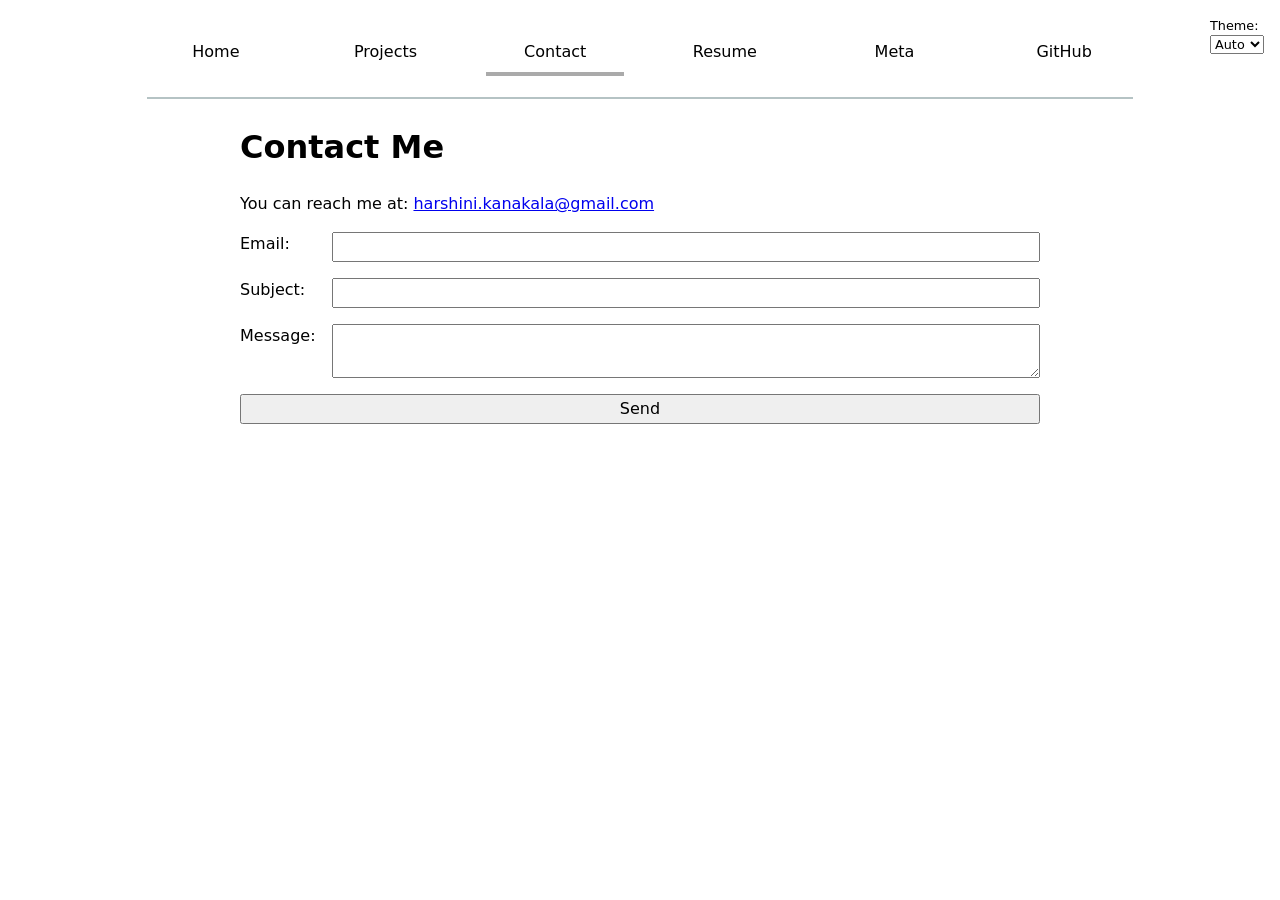
<file: contact/index.html>
<!DOCTYPE html>
<html lang="en">
<head>
    <meta charset="UTF-8">
    <meta name="viewport" content="width=device-width, initial-scale=1.0">
    <title>Contact | Harshini Kanakala</title>

    <!-- CSS -->
    <link rel="stylesheet" href="../style.css">
</head>

<body>

<!-- ✅ NAV BAR -->
<header>
  <nav>
    <ul>
      <li><a href="../index.html">Home</a></li>
      <li><a href="../projects/index.html">Projects</a></li>
      <li><a href="../contact/index.html">Contact</a></li>
      <li><a href="../resume/index.html">Resume</a></li>
      <li><a href="../meta/index.html">Meta</a></li>
      <li><a href="https://github.com/Harshini118" target="_blank">GitHub</a></li>
    </ul>
  </nav>
</header>

<main>
  <h1>Contact Me</h1>

  <p>
    You can reach me at:
    <a href="mailto:harshini.kanakala@gmail.com">
      harshini.kanakala@gmail.com
    </a>
  </p>

  <!-- FORM -->
  <form action="mailto:harshini.kanakala@gmail.com" method="POST" enctype="text/plain">
    
    <label>
      Email:
      <input type="email" name="email" required>
    </label>

    <label>
      Subject:
      <input name="subject">
    </label>

    <label>
      Message:
      <textarea name="body"></textarea>
    </label>

    <button>Send</button>

  </form>
</main>

<!-- JS -->
<script type="module" src="../global.js"></script>

</body>
</html>
</file>
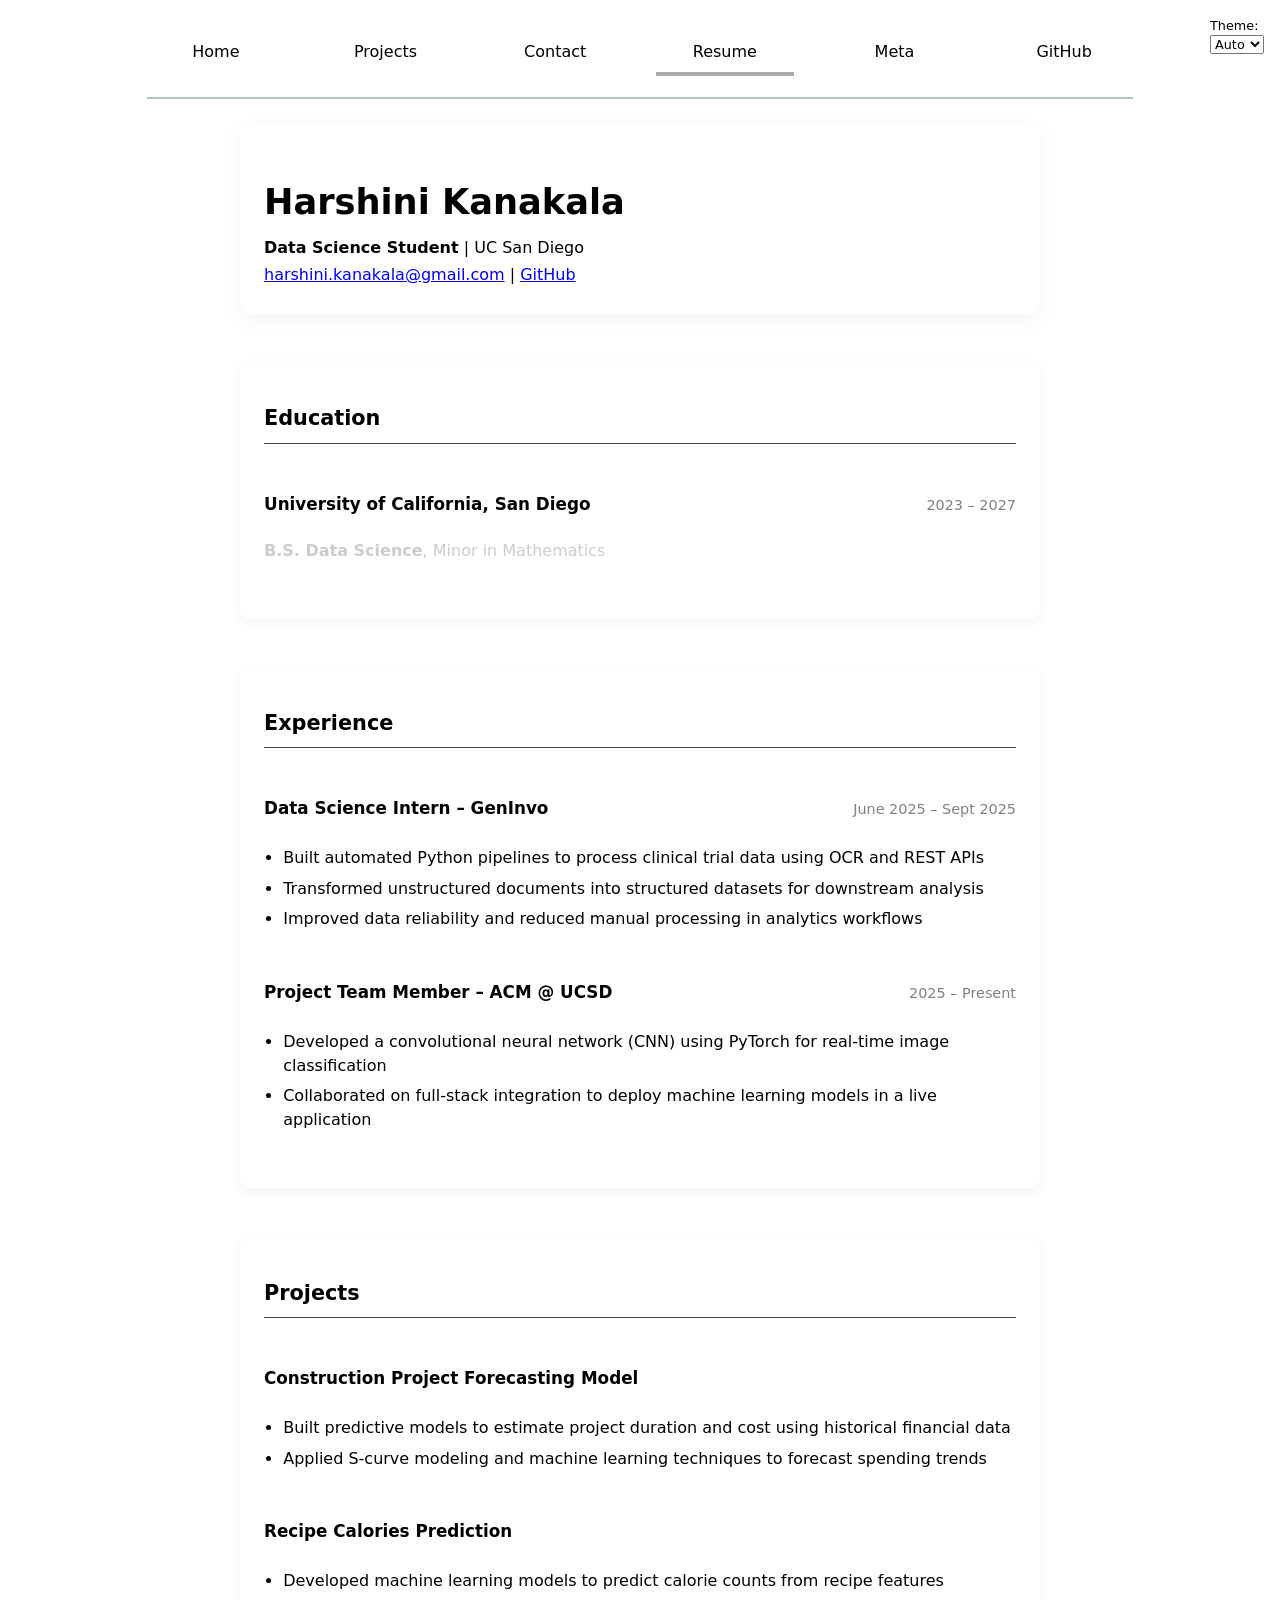
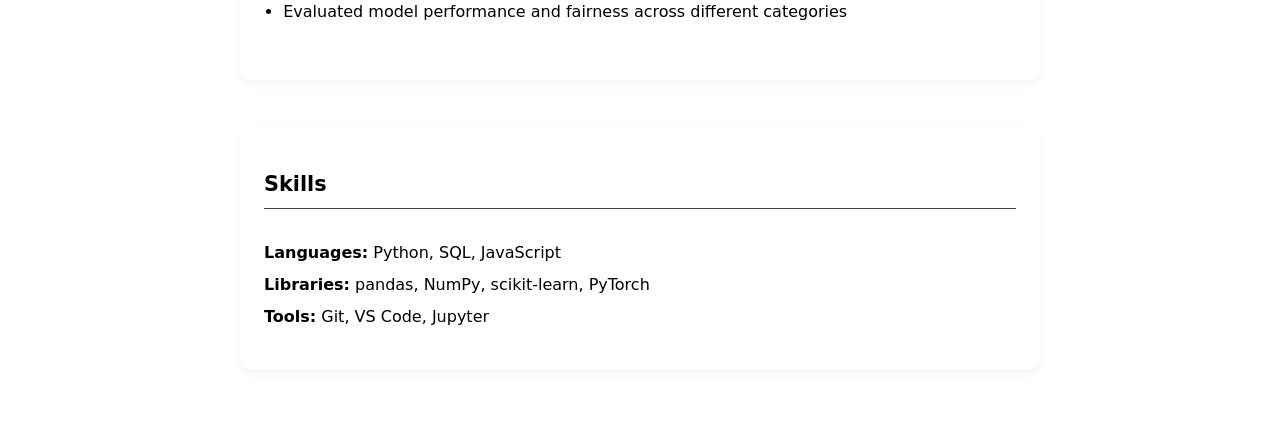
<file: resume/index.html>
<!DOCTYPE html>
<html lang="en">
<head>
  <meta charset="UTF-8">
  <meta name="viewport" content="width=device-width, initial-scale=1.0">
  <title>Resume | Harshini Kanakala</title>

  <!-- CSS -->
  <link rel="stylesheet" href="../style.css">
</head>

<body>

<!-- ✅ NAV BAR -->
<header>
  <nav>
    <ul>
      <li><a href="../index.html">Home</a></li>
      <li><a href="../projects/index.html">Projects</a></li>
      <li><a href="../contact/index.html">Contact</a></li>
      <li><a href="../resume/index.html">Resume</a></li>
      <li><a href="../meta/index.html">Meta</a></li>
      <li><a href="https://github.com/Harshini118" target="_blank">GitHub</a></li>
    </ul>
  </nav>
</header>

<main class="resume">

<!-- HEADER -->
<section class="resume-header-top">
  <h1>Harshini Kanakala</h1>
  <p><strong>Data Science Student</strong> | UC San Diego</p>
  <p>
    <a href="mailto:harshini.kanakala@gmail.com">harshini.kanakala@gmail.com</a> |
    <a href="https://github.com/Harshini118" target="_blank">GitHub</a>
  </p>
</section>

<!-- EDUCATION -->
<section class="resume-section">
  <h2>Education</h2>

  <div class="resume-item">
    <div class="resume-header">
      <h3>University of California, San Diego</h3>
      <span class="resume-date">2023 – 2027</span>
    </div>
    <p><strong>B.S. Data Science</strong>, Minor in Mathematics</p>
  </div>
</section>

<!-- EXPERIENCE -->
<section class="resume-section">
  <h2>Experience</h2>

  <div class="resume-item">
    <div class="resume-header">
      <h3>Data Science Intern – GenInvo</h3>
      <span class="resume-date">June 2025 – Sept 2025</span>
    </div>
    <ul>
      <li>Built automated Python pipelines to process clinical trial data using OCR and REST APIs</li>
      <li>Transformed unstructured documents into structured datasets for downstream analysis</li>
      <li>Improved data reliability and reduced manual processing in analytics workflows</li>
    </ul>
  </div>

  <div class="resume-item">
    <div class="resume-header">
      <h3>Project Team Member – ACM @ UCSD</h3>
      <span class="resume-date">2025 – Present</span>
    </div>
    <ul>
      <li>Developed a convolutional neural network (CNN) using PyTorch for real-time image classification</li>
      <li>Collaborated on full-stack integration to deploy machine learning models in a live application</li>
    </ul>
  </div>
</section>

<!-- PROJECTS -->
<section class="resume-section">
  <h2>Projects</h2>

  <div class="resume-item">
    <div class="resume-header">
      <h3>Construction Project Forecasting Model</h3>
    </div>
    <ul>
      <li>Built predictive models to estimate project duration and cost using historical financial data</li>
      <li>Applied S-curve modeling and machine learning techniques to forecast spending trends</li>
    </ul>
  </div>

  <div class="resume-item">
    <div class="resume-header">
      <h3>Recipe Calories Prediction</h3>
    </div>
    <ul>
      <li>Developed machine learning models to predict calorie counts from recipe features</li>
      <li>Evaluated model performance and fairness across different categories</li>
    </ul>
  </div>
</section>

<!-- SKILLS -->
<section class="resume-section">
  <h2>Skills</h2>

  <ul class="skills-list">
    <li><strong>Languages:</strong> Python, SQL, JavaScript</li>
    <li><strong>Libraries:</strong> pandas, NumPy, scikit-learn, PyTorch</li>
    <li><strong>Tools:</strong> Git, VS Code, Jupyter</li>
  </ul>
</section>

</main>

<!-- ✅ JS (VERY IMPORTANT) -->
<script type="module" src="../global.js"></script>

</body>
</html>
</file>
<file: style.css>
/* =========================
   PAGE LAYOUT
========================= */
body {
  font: 100%/1.5 system-ui;
  max-width: 100ch;
  margin-inline: auto;
  padding: 1em;
}

* {
  box-sizing: border-box;
}

/* =========================
   NAV (FIXED)
========================= */
nav ul {
  display: flex;
  justify-content: center;
  gap: 2em;
  list-style: none;
  padding: 0;
}

nav li {
  flex: 1;
}

nav {
  --border-color: oklch(50% 10% 200 / 40%);
  border-bottom: 2px solid var(--border-color);
  margin-bottom: 1.5em;
}

nav a {
  display: block;
  text-align: center;
  padding: 0.5em;
  text-decoration: none;
  color: inherit;
}

:root {
  --color-accent: oklch(65% 50% 0);
  --border-color: oklch(50% 10% 200 / 40%);
}

nav a.current {
  border-bottom: 0.3em solid #aaa;
}

nav a:hover {
  border-bottom: 0.3em solid var(--color-accent);
}




/* =========================
   FORM
========================= */
input,
textarea,
button,
select {
  font: inherit;
}

form {
  display: grid;
  grid-template-columns: auto 1fr;
  gap: 1em;
}

label {
  display: grid;
  grid-template-columns: subgrid;
  grid-column: 1 / -1;
}

button {
  grid-column: 1 / -1;
}

/* =========================
   PROJECT GRID
========================= */
.projects {
  display: grid;
  grid-template-columns: repeat(auto-fill, minmax(15em, 1fr));
  gap: 1em;
}

.projects article {
  background: white;
  padding: 1.2em;
  border-radius: 12px;
  box-shadow: 0 6px 20px rgba(0,0,0,0.05);
  transition: 0.2s;
}

.projects article:hover {
  transform: translateY(-6px);
}

.projects article img {
  max-width: 100%;
}

.project-links {
  display: flex;
  flex-wrap: wrap;
  gap: 0.75em;
}

.chart-container {
  display: flex;
  align-items: center;
  gap: 2em;
  margin-block: 2em;
}

#projects-pie-plot {
  max-width: 20em;
  overflow: visible;
}

#projects-pie-plot path {
  cursor: pointer;
  transition: 300ms;
}

#projects-pie-plot:has(path:hover) path:not(:hover) {
  opacity: 0.5;
}

.legend {
  display: grid;
  flex: 1;
  grid-template-columns: repeat(auto-fill, minmax(9em, 1fr));
  gap: 1em;
  margin: 0;
  padding: 1em;
  border: 1px solid var(--border-color);
  border-radius: 8px;
  list-style: none;
}

.legend-item {
  display: flex;
  align-items: center;
  gap: 0.5em;
  cursor: pointer;
}

.swatch {
  display: inline-block;
  width: 1em;
  aspect-ratio: 1;
  border-radius: 50%;
  background-color: var(--color);
}

.selected {
  --color: oklch(60% 45% 0) !important;
}

.selected:is(path) {
  fill: var(--color);
}

.searchBar {
  width: 100%;
  margin-block: 1em;
  padding: 0.7em;
}

/* =========================
   RESUME PROFESSIONAL STYLE
========================= */

.resume {
  max-width: 800px;
  margin: 2em auto;
}

/* top header */
.resume-header-top {
  margin-bottom: 2em;
}

.resume-header-top h1 {
  font-size: 2.2em;
  margin-bottom: 0.2em;
}

.resume-header-top p {
  margin: 0.2em 0;
}

/* sections */
.resume-section {
  background: white;
  padding: 1.5em;
  border-radius: 10px;
  margin-bottom: 1.5em;
  box-shadow: 0 4px 12px rgba(0,0,0,0.05);
}

.resume-section h2 {
  border-bottom: 1px solid #ddd;
  padding-bottom: 0.3em;
  margin-bottom: 1em;
}

/* items */
.resume-item {
  margin-bottom: 1.2em;
}

/* align title + date */
.resume-header {
  display: flex;
  justify-content: space-between;
  align-items: baseline;
}

.resume-date {
  color: #777;
  font-size: 0.9em;
}

/* bullets */
.resume-item ul {
  margin-top: 0.5em;
  padding-left: 1.2em;
}

/* skills */
.skills-list li {
  margin-bottom: 0.4em;
}



/* =========================
   DARK MODE
========================= */
html {
  color-scheme: light dark;
}

.color-scheme {
  position: absolute;
  top: 1rem;
  right: 1rem;
  font-size: 80%;
}
/* PROFILE IMAGE FIX */
.profile-pic {
  width: 300px;
  max-width: 100%;
  border-radius: 12px;
  display: block;
  margin-top: 1em;
}

/* RESUME UPGRADE */
.resume-section {
  margin-bottom: 2em;
}

.resume-item {
  margin-bottom: 1.5em;
}

.resume-header {
  display: flex;
  justify-content: space-between;
  align-items: baseline;
}

.resume-header span {
  color: gray;
  font-size: 0.9em;
}

/* =========================
   DARK MODE (REAL STYLES)
========================= */

/* dark background + text */
html.dark body {
  background-color: #121212;
  color: #f5f5f5;
}

/* nav border */
html.dark nav {
  --border-color: #444;
}

/* links */
html.dark a {
  color: #9ecbff;
}

/* buttons */
html.dark button {
  background-color: #333;
  color: white;
  border: none;
}

/* inputs */
html.dark input,
html.dark textarea {
  background-color: #1e1e1e;
  color: white;
  border: 1px solid #555;
}

/* project cards (if you add backgrounds later) */
html.dark .projects article {
  background-color: #1e1e1e;
}

/* sections (resume) */
html.dark section {
  background-color: transparent;
}

/* =========================
   META ANALYSIS
========================= */
.meta-page section {
  margin-block: 2em;
}

.stats {
  display: grid;
  grid-template-columns: repeat(auto-fit, minmax(10em, 1fr));
  gap: 1em;
  margin-block: 1em;
}

.stats dt {
  color: #666;
  font-size: 0.9em;
}

.stats dd {
  margin: 0;
  font-size: 1.25em;
  font-weight: 700;
}

#chart {
  max-width: 100%;
  margin-block: 2em;
}

#chart svg {
  width: 100%;
  height: auto;
}

.gridlines line {
  stroke: #ddd;
  stroke-opacity: 0.7;
}

.gridlines path {
  display: none;
}

#chart circle {
  transition: 200ms;
  transform-origin: center;
  transform-box: fill-box;
}

#chart circle:hover {
  transform: scale(1.5);
}

#chart circle.selected {
  fill: #ff6b6b;
}

dl.info {
  display: grid;
  grid-template-columns: auto 1fr;
  gap: 0.35em 0.75em;
  margin: 0;
  transition-duration: 500ms;
  transition-property: opacity, visibility;
}

dl.info dt {
  color: #666;
  font-weight: 700;
}

dl.info dd {
  margin: 0;
}

.tooltip {
  position: fixed;
  z-index: 10;
  max-width: 22em;
  padding: 0.9em;
  border: 1px solid var(--border-color);
  border-radius: 8px;
  background: color-mix(in oklch, canvas 88%, transparent);
  box-shadow: 0 8px 24px rgb(0 0 0 / 18%);
  backdrop-filter: blur(6px);
  pointer-events: none;
}

dl.info[hidden]:not(:hover, :focus-within) {
  opacity: 0;
  visibility: hidden;
}

#selection-count {
  font-weight: 700;
}

@keyframes marching-ants {
  to {
    stroke-dashoffset: -8;
  }
}

.selection {
  fill-opacity: 0.1;
  stroke: black;
  stroke-opacity: 0.7;
  stroke-dasharray: 5 3;
  animation: marching-ants 2s linear infinite;
}

html.dark img {
  filter: brightness(0.9);
}

/* =========================
   HERO SECTION (PORTFOLIO LOOK)
========================= */
.hero {
  display: flex;
  align-items: center;
  gap: 3em;
  margin-top: 2em;
}

.hero-text {
  flex: 1;
}

.profile-pic {
  width: 300px;
  border-radius: 12px;
}

.subtext {
  color: gray;
}

/* mobile fix */
@media (max-width: 700px) {
  .hero {
    flex-direction: column;
    text-align: center;
  }
}
/* =========================
   RESUME — CLEAN PROFESSIONAL LOOK
========================= */

/* make resume narrower + centered */
main {
  max-width: 800px;
  margin: 0 auto;
}

/* section cards */
section {
  background: white;
  padding: 1.5em;
  border-radius: 12px;
  margin-bottom: 1.5em;
  box-shadow: 0 6px 20px rgba(0,0,0,0.05);
}

/* section titles */
section h2 {
  font-size: 1.4em;
  margin-bottom: 0.8em;
  border-bottom: 1px solid #ddd;
  padding-bottom: 0.3em;
}

/* spacing between entries */
article {
  margin-bottom: 1.5em;
}

/* HEADER ROW (title + date aligned) */
.resume-header {
  display: flex;
  justify-content: space-between;
  align-items: baseline;
}

/* job/school name */
.resume-header h3 {
  font-size: 1.1em;
  font-weight: 600;
}

/* dates on right */
.resume-date {
  color: gray;
  font-size: 0.9em;
}

/* bullets cleaner */
ul {
  margin-top: 0.5em;
}

li {
  margin-bottom: 0.3em;
}

/* skills inline look */
.skills-list li {
  margin-bottom: 0.4em;
}

/* =========================
   PROFESSIONAL RESUME UPGRADE
========================= */

.resume {
  max-width: 800px;
  margin: 0 auto;
}

/* section spacing */
.resume-section {
  margin-top: 3em;
}

/* section titles */
.resume-section h2 {
  font-size: 1.3em;
  font-weight: 600;
  border-bottom: 1px solid #444;
  padding-bottom: 0.4em;
  margin-bottom: 1.5em;
}

/* each item */
.resume-item {
  margin-bottom: 2em;
}

/* header row (title + date aligned) */
.resume-header {
  display: flex;
  justify-content: space-between;
  align-items: baseline;
  gap: 1em;
}

/* job / school title */
.resume-header h3 {
  font-size: 1.05em;
  font-weight: 600;
}

/* dates */
.resume-date {
  color: #aaa;
  font-size: 0.9em;
  white-space: nowrap;
}

/* description text */
.resume-item p {
  margin-top: 0.3em;
  color: #ccc;
}

/* bullets */
.resume-item ul {
  margin-top: 0.5em;
  padding-left: 1.2em;
}

.resume-item li {
  margin-bottom: 0.4em;
  line-height: 1.5;
}

/* skills */
.skills-list {
  list-style: none;
  padding: 0;
}

.skills-list li {
  margin-bottom: 0.5em;
}

/* name header spacing */
.resume-header-top {
  margin-bottom: 2.5em;
}

/* =========================
   LAB 8 SCROLLYTELLING
========================= */
.meta-page {
  max-width: min(1200px, calc(100vw - 2rem));
}

.meta-controls {
  position: sticky;
  top: 0.5rem;
  z-index: 2;
}

.commit-progress-control {
  display: grid;
  grid-template-columns: auto minmax(12rem, 1fr) auto;
  align-items: center;
  gap: 1rem;
}

.commit-progress-control input {
  width: 100%;
}

.commit-progress-control time {
  font-weight: 700;
  text-align: right;
}

#scrolly-1 {
  display: grid;
  grid-template-columns: minmax(16rem, 0.9fr) minmax(0, 1.4fr);
  gap: 1.5rem;
  align-items: start;
}

#scatter-story {
  display: grid;
  gap: 1rem;
}

#scatter-plot {
  position: sticky;
  top: 5.5rem;
  align-self: start;
}

.step {
  min-height: 72vh;
  padding: 1.1rem;
  border-left: 0.35rem solid transparent;
  border-radius: 8px;
  background: color-mix(in oklch, canvas 96%, var(--color-accent) 4%);
  opacity: 0.6;
  transition: 250ms;
}

.step.active {
  border-left-color: var(--color-accent);
  opacity: 1;
  transform: translateX(0.25rem);
}

.step-count {
  margin-top: 0;
  color: #666;
  font-size: 0.85em;
  font-weight: 700;
  text-transform: uppercase;
}

#chart circle {
  transition: opacity 200ms, fill 200ms, transform 200ms, r calc(var(--r, 8) * 18ms);
}

@starting-style {
  #chart circle {
    r: 0;
    opacity: 0;
  }

  .loc {
    opacity: 0;
    transform: scale(0);
  }
}

#files {
  display: grid;
  gap: 1rem;
  margin-block: 1.5rem;
}

#files > div {
  display: grid;
  grid-template-columns: minmax(12rem, 1fr) minmax(0, 4fr);
  gap: 1rem;
  align-items: start;
  padding-block: 0.8rem;
  border-bottom: 1px solid var(--border-color);
}

#files dt {
  min-width: 0;
}

#files code {
  overflow-wrap: anywhere;
}

#files small {
  display: block;
  margin-top: 0.25rem;
  color: #666;
}

#files dd {
  display: flex;
  flex-wrap: wrap;
  gap: 0.16rem;
  align-items: start;
  align-content: start;
  margin: 0;
  padding-top: 0.2rem;
}

.loc {
  width: 0.52rem;
  aspect-ratio: 1;
  border-radius: 50%;
  background: var(--color);
  transition: 180ms;
}

@media (max-width: 850px) {
  .commit-progress-control,
  #scrolly-1,
  #files > div {
    grid-template-columns: 1fr;
  }

  .commit-progress-control time {
    text-align: left;
  }

  #scatter-plot {
    position: static;
  }

  .step {
    min-height: auto;
  }
}
</file>
